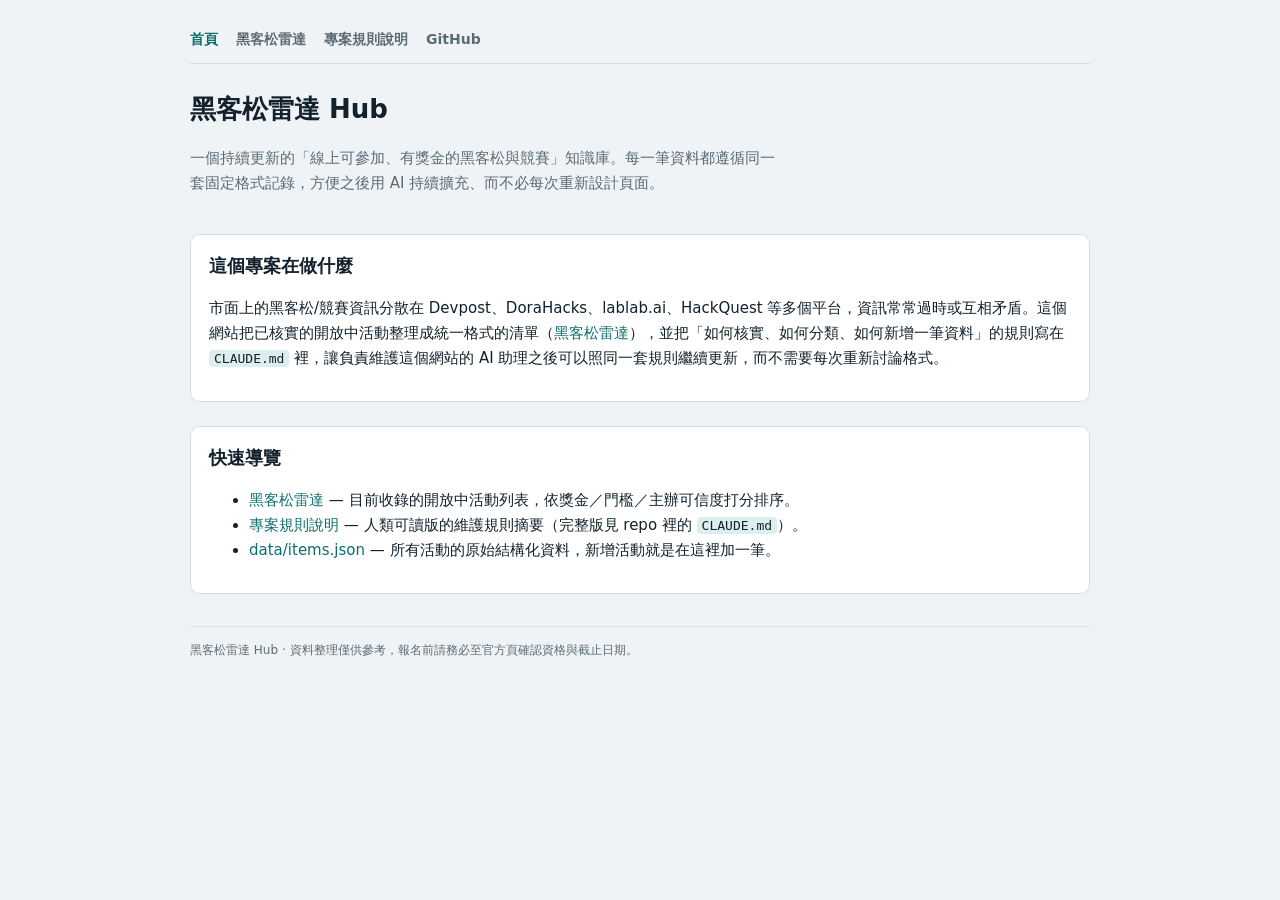
<file: index.html>
<!doctype html>
<html lang="zh-Hant">
<head>
<meta charset="utf-8">
<meta name="viewport" content="width=device-width,initial-scale=1">
<title>黑客松雷達 Hub</title>
<link rel="stylesheet" href="assets/style.css">
</head>
<body>
<div class="wrap">
  <nav class="top">
    <a href="index.html" class="active">首頁</a>
    <a href="radar.html">黑客松雷達</a>
    <a href="guide.html">專案規則說明</a>
    <a href="https://github.com/candytangsys/hackathon-radar-hub" target="_blank" rel="noopener">GitHub</a>
  </nav>

  <header>
    <h1>黑客松雷達 Hub</h1>
    <p class="lede">一個持續更新的「線上可參加、有獎金的黑客松與競賽」知識庫。每一筆資料都遵循同一套固定格式記錄，方便之後用 AI 持續擴充、而不必每次重新設計頁面。</p>
  </header>

  <section class="card">
    <h2>這個專案在做什麼</h2>
    <p>市面上的黑客松/競賽資訊分散在 Devpost、DoraHacks、lablab.ai、HackQuest 等多個平台，資訊常常過時或互相矛盾。這個網站把已核實的開放中活動整理成統一格式的清單（<a href="radar.html">黑客松雷達</a>），並把「如何核實、如何分類、如何新增一筆資料」的規則寫在 <code>CLAUDE.md</code> 裡，讓負責維護這個網站的 AI 助理之後可以照同一套規則繼續更新，而不需要每次重新討論格式。</p>
  </section>

  <section class="card">
    <h2>快速導覽</h2>
    <ul>
      <li><a href="radar.html">黑客松雷達</a> — 目前收錄的開放中活動列表，依獎金／門檻／主辦可信度打分排序。</li>
      <li><a href="guide.html">專案規則說明</a> — 人類可讀版的維護規則摘要（完整版見 repo 裡的 <code>CLAUDE.md</code>）。</li>
      <li><a href="data/items.json">data/items.json</a> — 所有活動的原始結構化資料，新增活動就是在這裡加一筆。</li>
    </ul>
  </section>

  <footer>黑客松雷達 Hub · 資料整理僅供參考，報名前請務必至官方頁確認資格與截止日期。</footer>
</div>
</body>
</html>
</file>
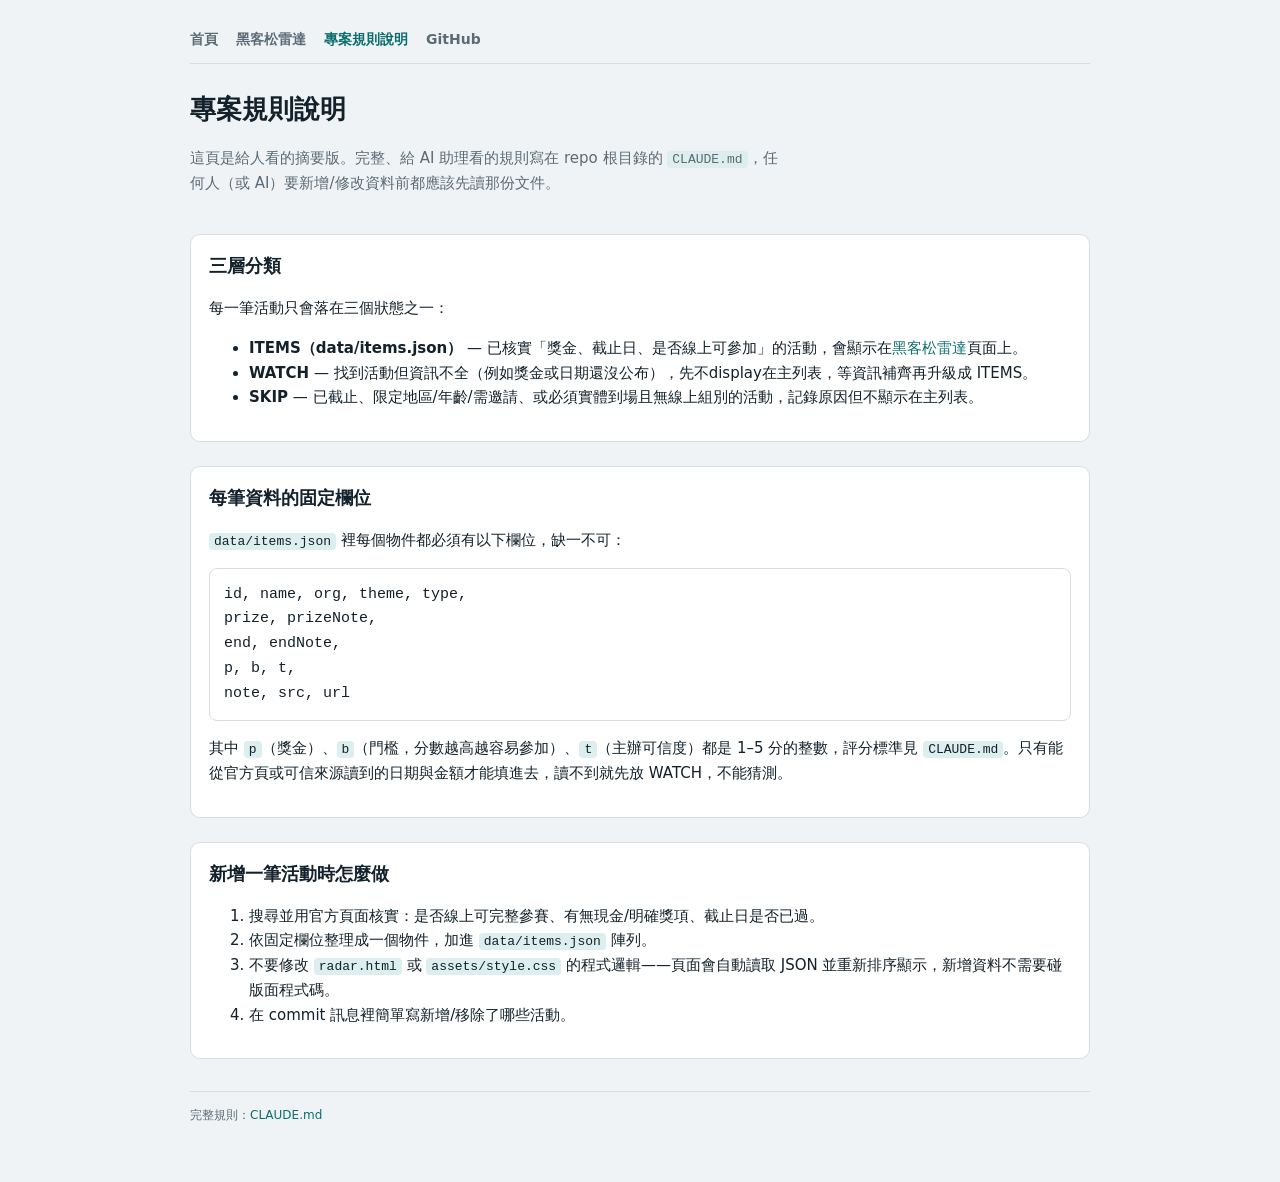
<file: guide.html>
<!doctype html>
<html lang="zh-Hant">
<head>
<meta charset="utf-8">
<meta name="viewport" content="width=device-width,initial-scale=1">
<title>專案規則說明｜黑客松雷達 Hub</title>
<link rel="stylesheet" href="assets/style.css">
</head>
<body>
<div class="wrap">
  <nav class="top">
    <a href="index.html">首頁</a>
    <a href="radar.html">黑客松雷達</a>
    <a href="guide.html" class="active">專案規則說明</a>
    <a href="https://github.com/candytangsys/hackathon-radar-hub" target="_blank" rel="noopener">GitHub</a>
  </nav>

  <header>
    <h1>專案規則說明</h1>
    <p class="lede">這頁是給人看的摘要版。完整、給 AI 助理看的規則寫在 repo 根目錄的 <code>CLAUDE.md</code>，任何人（或 AI）要新增/修改資料前都應該先讀那份文件。</p>
  </header>

  <section class="card">
    <h2>三層分類</h2>
    <p>每一筆活動只會落在三個狀態之一：</p>
    <ul>
      <li><b>ITEMS（data/items.json）</b> — 已核實「獎金、截止日、是否線上可參加」的活動，會顯示在<a href="radar.html">黑客松雷達</a>頁面上。</li>
      <li><b>WATCH</b> — 找到活動但資訊不全（例如獎金或日期還沒公布），先不display在主列表，等資訊補齊再升級成 ITEMS。</li>
      <li><b>SKIP</b> — 已截止、限定地區/年齡/需邀請、或必須實體到場且無線上組別的活動，記錄原因但不顯示在主列表。</li>
    </ul>
  </section>

  <section class="card">
    <h2>每筆資料的固定欄位</h2>
    <p><code>data/items.json</code> 裡每個物件都必須有以下欄位，缺一不可：</p>
    <pre>id, name, org, theme, type,
prize, prizeNote,
end, endNote,
p, b, t,
note, src, url</pre>
    <p>其中 <code>p</code>（獎金）、<code>b</code>（門檻，分數越高越容易參加）、<code>t</code>（主辦可信度）都是 1–5 分的整數，評分標準見 <code>CLAUDE.md</code>。只有能從官方頁或可信來源讀到的日期與金額才能填進去，讀不到就先放 WATCH，不能猜測。</p>
  </section>

  <section class="card">
    <h2>新增一筆活動時怎麼做</h2>
    <ol>
      <li>搜尋並用官方頁面核實：是否線上可完整參賽、有無現金/明確獎項、截止日是否已過。</li>
      <li>依固定欄位整理成一個物件，加進 <code>data/items.json</code> 陣列。</li>
      <li>不要修改 <code>radar.html</code> 或 <code>assets/style.css</code> 的程式邏輯——頁面會自動讀取 JSON 並重新排序顯示，新增資料不需要碰版面程式碼。</li>
      <li>在 commit 訊息裡簡單寫新增/移除了哪些活動。</li>
    </ol>
  </section>

  <footer>完整規則：<a href="https://github.com/candytangsys/hackathon-radar-hub/blob/main/CLAUDE.md" target="_blank" rel="noopener">CLAUDE.md</a></footer>
</div>
</body>
</html>
</file>
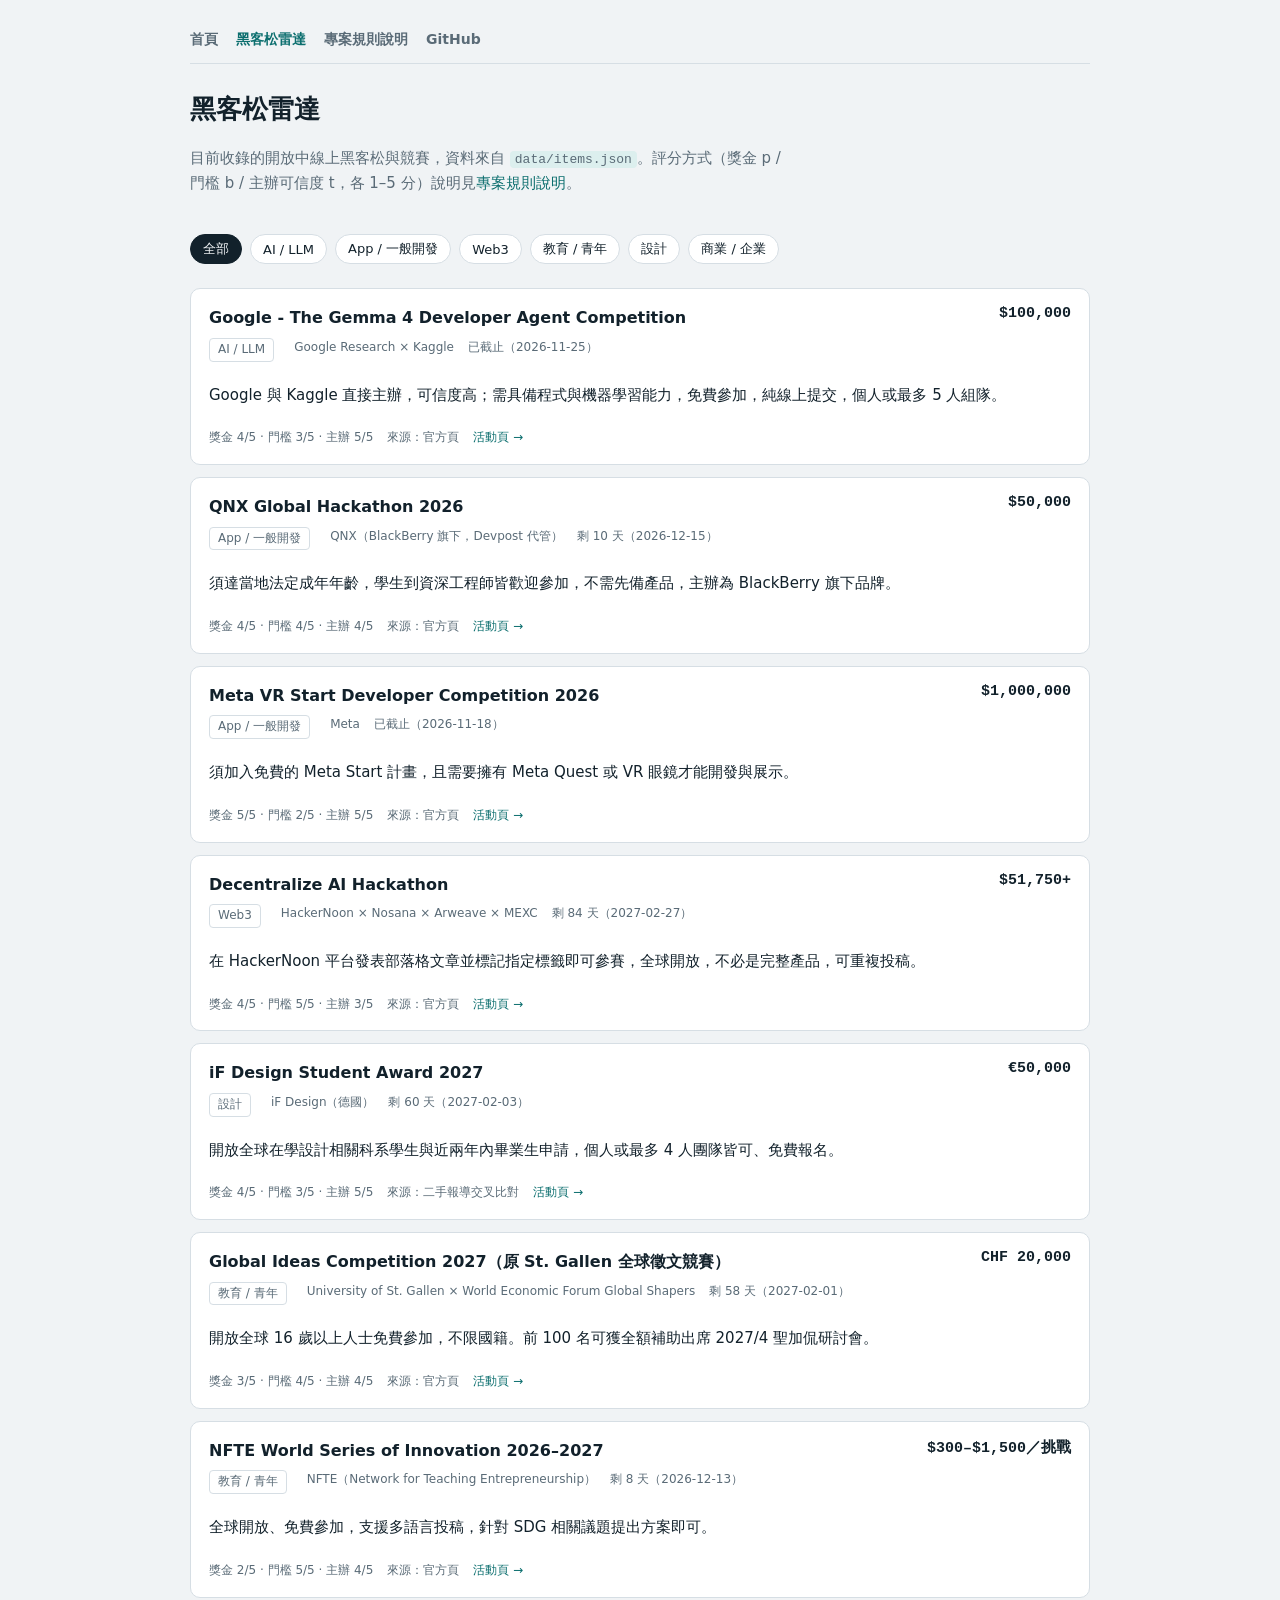
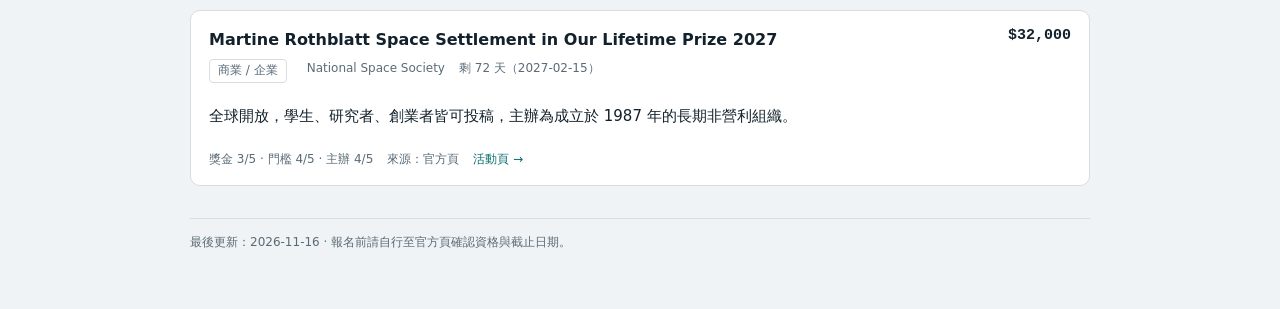
<file: radar.html>
<!doctype html>
<html lang="zh-Hant">
<head>
<meta charset="utf-8">
<meta name="viewport" content="width=device-width,initial-scale=1">
<title>黑客松雷達｜黑客松雷達 Hub</title>
<link rel="stylesheet" href="assets/style.css">
<style>
.filters{display:flex;flex-wrap:wrap;gap:8px}
.filters button{font:500 13px var(--font);color:var(--ink);background:var(--panel);border:1px solid var(--line);border-radius:999px;padding:5px 12px;cursor:pointer}
.filters button[aria-pressed="true"]{background:var(--ink);color:var(--bg);border-color:var(--ink)}
.item-head{display:flex;justify-content:space-between;gap:12px;flex-wrap:wrap}
</style>
</head>
<body>
<div class="wrap">
  <nav class="top">
    <a href="index.html">首頁</a>
    <a href="radar.html" class="active">黑客松雷達</a>
    <a href="guide.html">專案規則說明</a>
    <a href="https://github.com/candytangsys/hackathon-radar-hub" target="_blank" rel="noopener">GitHub</a>
  </nav>

  <header>
    <h1>黑客松雷達</h1>
    <p class="lede">目前收錄的開放中線上黑客松與競賽，資料來自 <code>data/items.json</code>。評分方式（獎金 p / 門檻 b / 主辦可信度 t，各 1–5 分）說明見<a href="guide.html">專案規則說明</a>。</p>
  </header>

  <div class="filters" id="filters"></div>
  <section class="list" id="list"></section>

  <footer>最後更新：2026-11-16 ‧ 報名前請自行至官方頁確認資格與截止日期。</footer>
</div>

<script>
var THEME_NAMES = {ai:"AI / LLM", web3:"Web3", app:"App / 一般開發", business:"商業 / 企業", design:"設計", education:"教育 / 青年"};
var state = {theme:"all"};
var ITEMS = [];

function dayDiff(iso){
  var now = new Date();
  var a = new Date(now.getFullYear(), now.getMonth(), now.getDate());
  var p = iso.split("-");
  var b = new Date(+p[0], +p[1]-1, +p[2]);
  return Math.round((b-a)/86400000);
}

function render(){
  var rows = ITEMS.filter(function(x){ return state.theme==="all" || x.theme===state.theme; });
  rows.sort(function(a,b){ return (b.p+b.b+b.t)-(a.p+a.b+a.t); });
  document.getElementById("list").innerHTML = rows.map(function(x){
    var d = dayDiff(x.end);
    var dtxt = d<0 ? "已截止" : (d===0 ? "今天截止" : ("剩 "+d+" 天"));
    return '<article class="item">'+
      '<div class="item-head"><h3>'+x.name+'</h3><span class="prize">'+x.prize+'</span></div>'+
      '<div class="meta"><span class="tag">'+(THEME_NAMES[x.theme]||x.theme)+'</span><span>'+x.org+'</span><span>'+dtxt+'（'+x.end+'）</span></div>'+
      '<p>'+x.note+'</p>'+
      '<div class="meta"><span>獎金 '+x.p+'/5 ‧ 門檻 '+x.b+'/5 ‧ 主辦 '+x.t+'/5</span><span>來源：'+x.src+'</span><a href="'+x.url+'" target="_blank" rel="noopener">活動頁 →</a></div>'+
    '</article>';
  }).join("") || '<p class="lede">這個主題目前沒有收錄的活動。</p>';
}

function buildFilters(){
  var themes = ["all"].concat(Array.from(new Set(ITEMS.map(function(x){return x.theme;}))));
  var el = document.getElementById("filters");
  themes.forEach(function(th){
    var btn = document.createElement("button");
    btn.textContent = th==="all" ? "全部" : (THEME_NAMES[th]||th);
    btn.setAttribute("aria-pressed", state.theme===th ? "true":"false");
    btn.addEventListener("click", function(){
      state.theme = th;
      Array.prototype.forEach.call(el.children, function(c){ c.setAttribute("aria-pressed","false"); });
      btn.setAttribute("aria-pressed","true");
      render();
    });
    el.appendChild(btn);
  });
}

fetch("data/items.json").then(function(r){ return r.json(); }).then(function(data){
  ITEMS = data;
  buildFilters();
  render();
}).catch(function(err){
  document.getElementById("list").innerHTML = '<p class="lede">資料載入失敗：'+err+'</p>';
});
</script>
</body>
</html>
</file>
<file: assets/style.css>
:root{
  --bg:#F0F3F5; --panel:#FFFFFF; --ink:#12212B; --muted:#5A6B77; --line:#D6DEE4;
  --accent:#0B6E6E; --accent-soft:#DCEFEE;
  --t-ai:#5B4BD6; --t-web3:#0B6E6E; --t-app:#B4531A; --t-business:#8A5A1F; --t-design:#A8336D; --t-education:#8A6D1F;
  --font:"Noto Sans TC","PingFang TC","Microsoft JhengHei",system-ui,sans-serif;
  --mono:"IBM Plex Mono",ui-monospace,Menlo,monospace;
}
@media (prefers-color-scheme: dark){
  :root{
    --bg:#0D151B; --panel:#15212A; --ink:#E5EDF1; --muted:#93A4AF; --line:#26353F;
    --accent:#4CC7BC; --accent-soft:#12312F;
    --t-ai:#A99BFF; --t-web3:#4CC7BC; --t-app:#F0A26B; --t-business:#E0B15A; --t-design:#F472B6; --t-education:#D9B65B;
  }
}
*{box-sizing:border-box}
body{background:var(--bg);color:var(--ink);font:400 15px/1.65 var(--font);margin:0;padding:0 16px 56px}
.wrap{max-width:900px;margin:0 auto;padding-top:28px;display:flex;flex-direction:column;gap:24px}
h1{font-size:26px;margin:0}
h2{font-size:18px;margin:0 0 8px}
a{color:var(--accent);text-decoration:none}
a:hover{text-decoration:underline}
nav.top{display:flex;gap:18px;flex-wrap:wrap;font-size:14px;border-bottom:1px solid var(--line);padding-bottom:12px}
nav.top a{color:var(--muted);font-weight:600}
nav.top a.active{color:var(--accent)}
.lede{color:var(--muted);max-width:62ch}
.card{background:var(--panel);border:1px solid var(--line);border-radius:10px;padding:16px 18px}
.list{display:flex;flex-direction:column;gap:12px}
.item{background:var(--panel);border:1px solid var(--line);border-radius:10px;padding:16px 18px;display:flex;flex-direction:column;gap:6px}
.item h3{margin:0;font-size:16px}
.tag{display:inline-flex;align-items:center;gap:6px;font-size:12px;border:1px solid var(--line);border-radius:4px;padding:1px 8px;margin-right:6px}
.tag i{width:8px;height:8px;border-radius:50%;display:inline-block}
.meta{font-size:12px;color:var(--muted);display:flex;gap:14px;flex-wrap:wrap}
.prize{font:600 15px var(--mono)}
footer{font-size:12px;color:var(--muted);border-top:1px solid var(--line);padding-top:14px;margin-top:8px}
code{background:var(--accent-soft);padding:1px 5px;border-radius:4px;font-family:var(--mono);font-size:13px}
pre{background:var(--panel);border:1px solid var(--line);border-radius:8px;padding:14px;overflow:auto}
</file>
